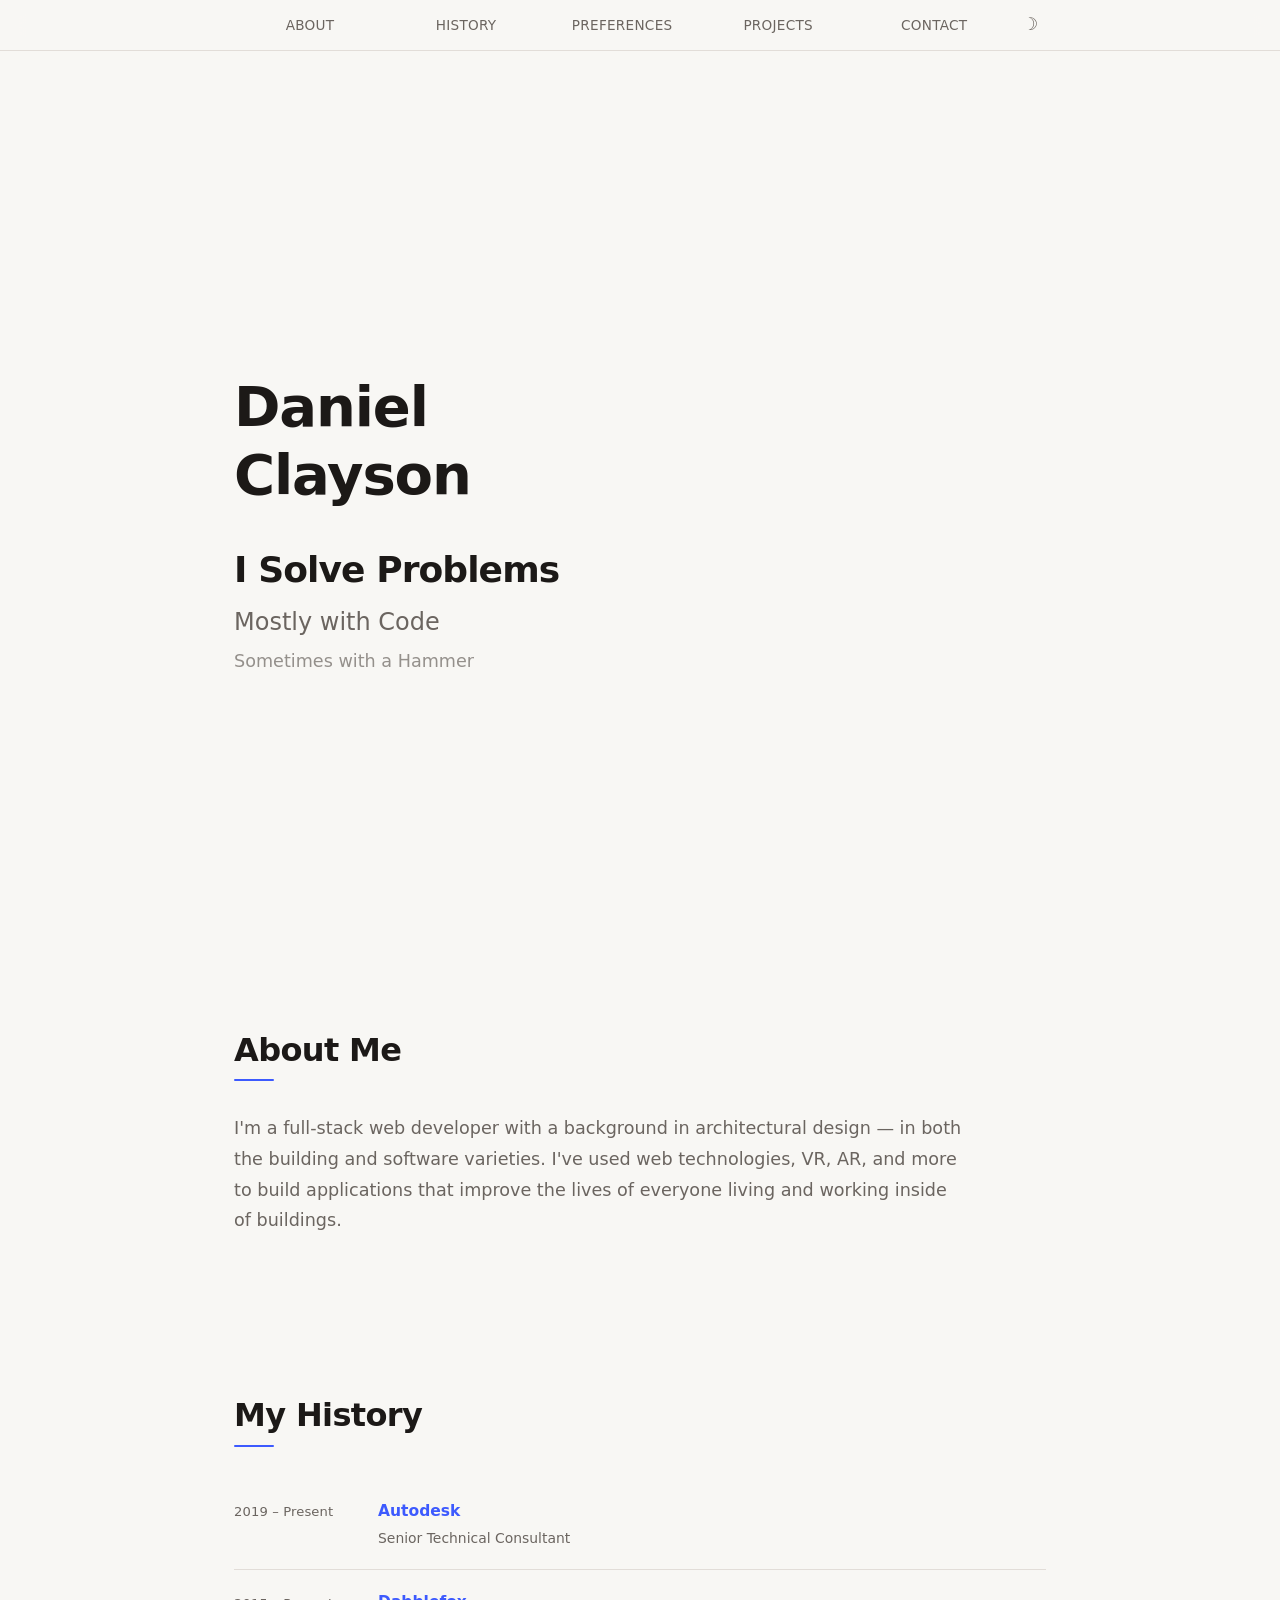
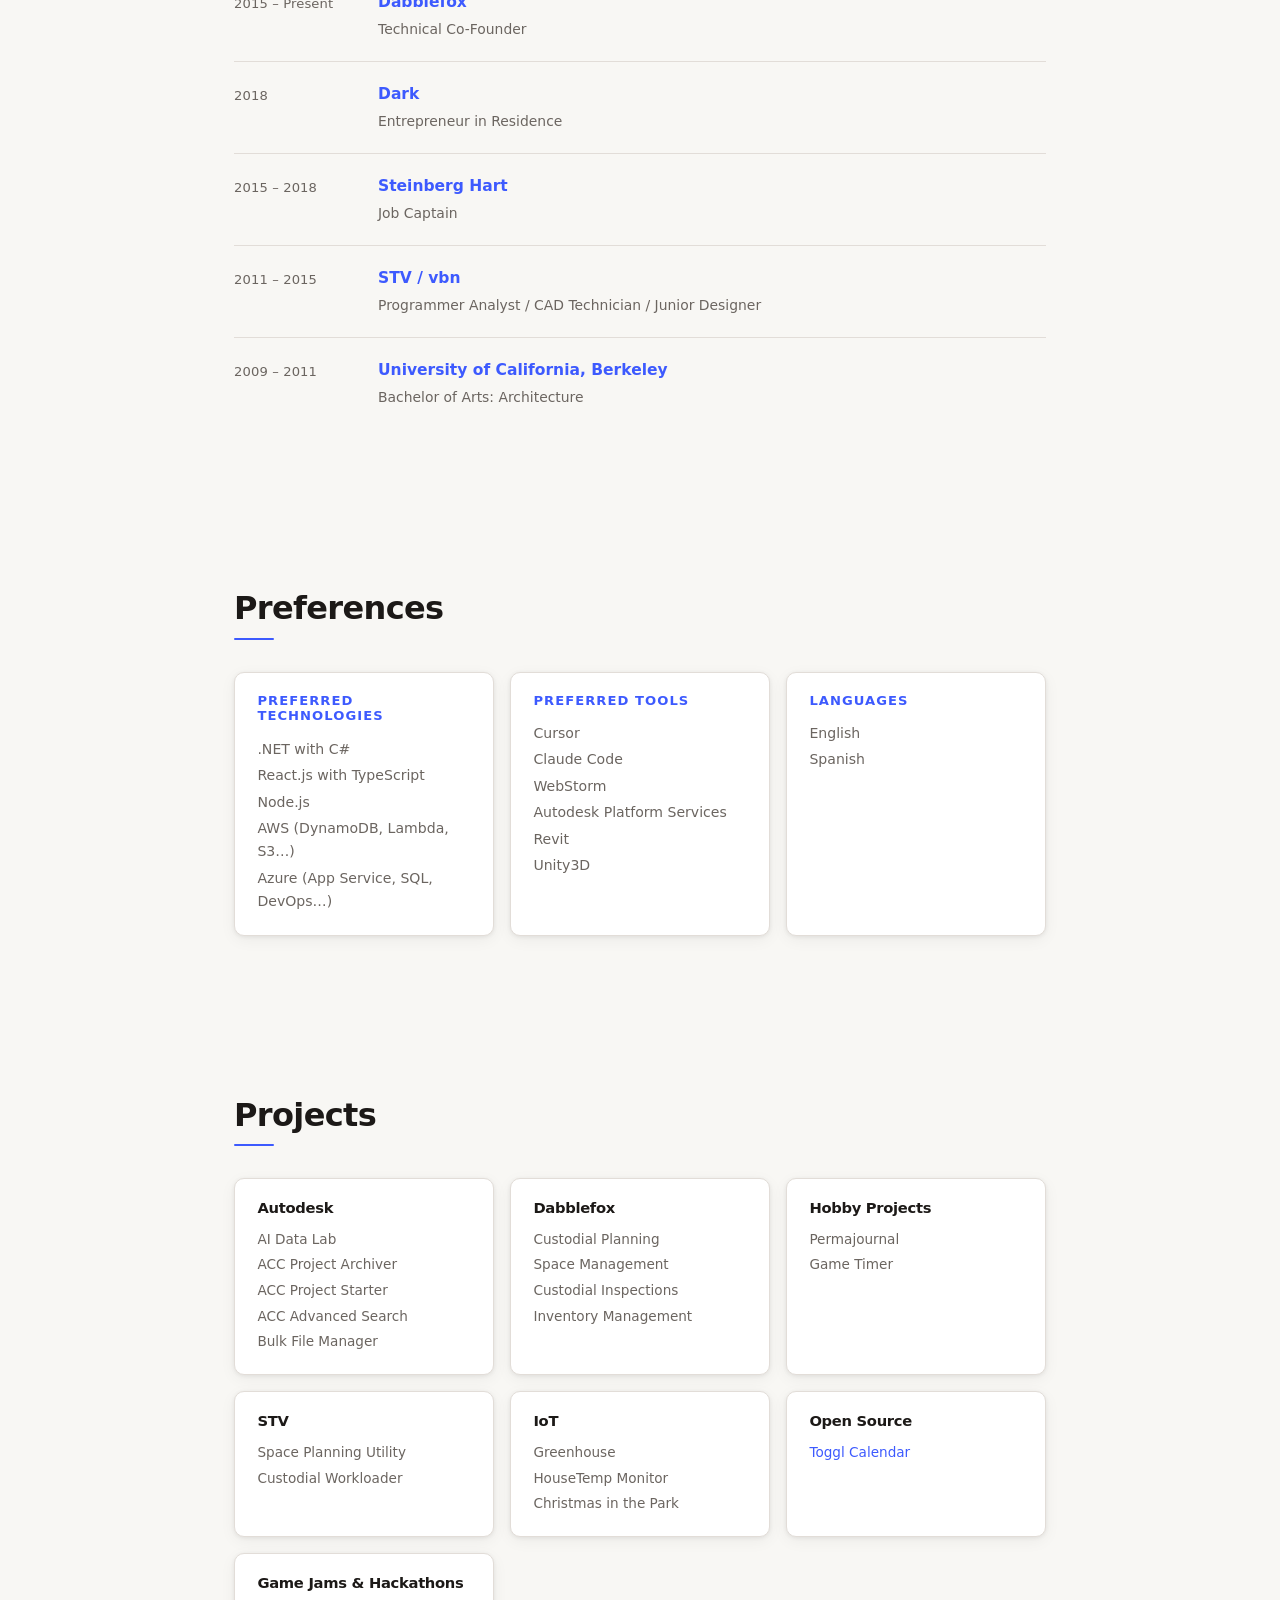
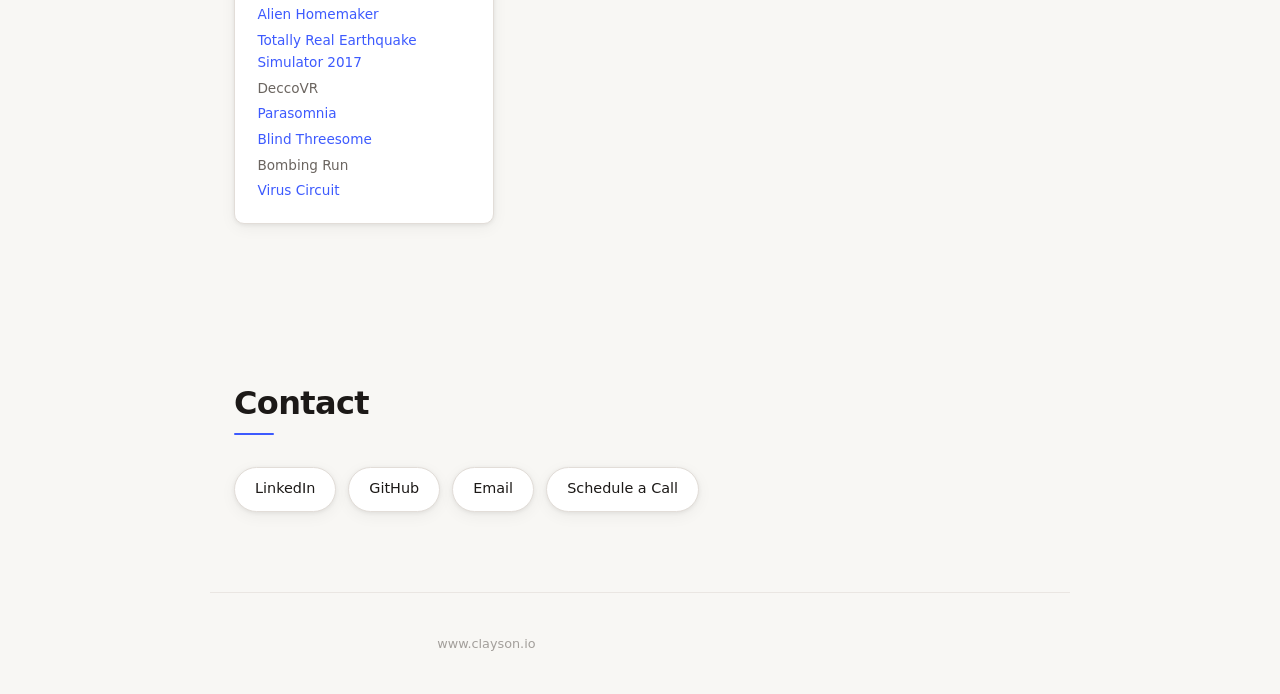
<file: index.html>
<!DOCTYPE html>
<html lang="en">
<head>


  <meta charset="UTF-8">
  <meta name="viewport" content="width=device-width, initial-scale=1, shrink-to-fit=no">
  <link rel="icon" type="image/x-icon" href="images/favicon-32.png">
  <title>Daniel Clayson</title>
  <link rel="stylesheet" href="style.css">
</head>
<body>


<input type="checkbox" id="theme-toggle" aria-label="Toggle dark/light mode">

<nav>
  <div class="nav-inner">
    <a href="#about">About</a>
    <a href="#history">History</a>
    <a href="#preferences">preferences</a>
    <a href="#projects">Projects</a>
    <a href="#contact">Contact</a>
    <label for="theme-toggle" class="theme-toggle-label" title="Toggle dark/light mode">
      <span class="icon-dark">☽</span>
      <span class="icon-light">☀</span>
    </label>
  </div>
</nav>

<header>
  <h1>Daniel<br>Clayson</h1>
  <div class="hero-tagline">
    <span class="line-1">I Solve Problems</span>
    <span class="line-2">Mostly with Code</span>
    <span class="line-3">Sometimes with a Hammer</span>
  </div>
</header>

<main>

  <section id="about">
    <h2>About Me</h2>
    <p>
      I'm a full-stack web developer with a background in architectural design — in both the building and software varieties. I've used web technologies, VR, AR, and more to build applications that improve the lives of everyone living and working inside of buildings.
    </p>
  </section>

  <section id="history">
    <h2>My History</h2>
    <div class="timeline">

      <div class="timeline-item">
        <div class="timeline-date">2019 – Present</div>
        <div class="timeline-content">
          <div class="org"><a href="https://www.autodesk.com" target="_blank" rel="noopener">Autodesk</a></div>
          <div class="role">Senior Technical Consultant</div>
        </div>
      </div>

      <div class="timeline-item">
        <div class="timeline-date">2015 – Present</div>
        <div class="timeline-content">
          <div class="org"><a href="https://www.dabblefox.com" target="_blank" rel="noopener">Dabblefox</a></div>
          <div class="role">Technical Co-Founder</div>
        </div>
      </div>

      <div class="timeline-item">
        <div class="timeline-date">2018</div>
        <div class="timeline-content">
          <div class="org"><a href="https://darklang.com" target="_blank" rel="noopener">Dark</a></div>
          <div class="role">Entrepreneur in Residence</div>
        </div>
      </div>

      <div class="timeline-item">
        <div class="timeline-date">2015 – 2018</div>
        <div class="timeline-content">
          <div class="org"><a href="https://www.steinberghart.com" target="_blank" rel="noopener">Steinberg Hart</a></div>
          <div class="role">Job Captain</div>
        </div>
      </div>

      <div class="timeline-item">
        <div class="timeline-date">2011 – 2015</div>
        <div class="timeline-content">
          <div class="org"><a href="https://www.stvinc.com" target="_blank" rel="noopener">STV / vbn</a></div>
          <div class="role">Programmer Analyst / CAD Technician / Junior Designer</div>
        </div>
      </div>

      <div class="timeline-item">
        <div class="timeline-date">2009 – 2011</div>
        <div class="timeline-content">
          <div class="org"><a href="https://ced.berkeley.edu/" target="_blank" rel="noopener">University of California, Berkeley</a></div>
          <div class="role">Bachelor of Arts: Architecture</div>
        </div>
      </div>

    </div>
  </section>

  <section id="preferences">
    <h2>Preferences</h2>
    <div class="preferences-grid">

      <div class="preference-card">
        <h3>Preferred Technologies</h3>
        <ul>
          <li>.NET with C#</li>
          <li>React.js with TypeScript</li>
          <li>Node.js</li>
          <li>AWS (DynamoDB, Lambda, S3…)</li>
          <li>Azure (App Service, SQL, DevOps…)</li>
        </ul>
      </div>

      <div class="preference-card">
        <h3>Preferred Tools</h3>
        <ul>
          <li>Cursor</li>
          <li>Claude Code</li>
          <li>WebStorm</li>
          <li>Autodesk Platform Services</li>
          <li>Revit</li>
          <li>Unity3D</li>
        </ul>
      </div>

      <div class="preference-card">
        <h3>Languages</h3>
        <ul>
          <li>English</li>
          <li>Spanish</li>
        </ul>
      </div>

    </div>
  </section>

  <section id="projects">
    <h2>Projects</h2>
    <div class="projects-grid">

      <div class="project-card">
        <h4><a href="https://www.autodesk.com" target="_blank" rel="noopener">Autodesk</a></h4>
        <ul>
          <li>AI Data Lab</li>
          <li>ACC Project Archiver</li>
          <li>ACC Project Starter</li>
          <li>ACC Advanced Search</li>
          <li>Bulk File Manager</li>
        </ul>
      </div>

      <div class="project-card">
        <h4><a href="https://www.dabblefox.com" target="_blank" rel="noopener">Dabblefox</a></h4>
        <ul>
          <li>Custodial Planning</li>
          <li>Space Management</li>
          <li>Custodial Inspections</li>
          <li>Inventory Management</li>
        </ul>
      </div>

      <div class="project-card">
        <h4><a href="https://www.github.com/ClaysonIO" target="_blank" rel="noopener">Hobby Projects</a></h4>
        <ul>
          <li>Permajournal</li>
          <li>Game Timer</li>
        </ul>
      </div>

      <div class="project-card">
        <h4>STV</h4>
        <ul>
          <li>Space Planning Utility</li>
          <li>Custodial Workloader</li>
        </ul>
      </div>

      <div class="project-card">
        <h4>IoT</h4>
        <ul>
          <li>Greenhouse</li>
          <li>HouseTemp Monitor</li>
          <li>Christmas in the Park</li>
        </ul>
      </div>

      <div class="project-card">
        <h4>Open Source</h4>
        <ul>
          <li><a href="https://toggl.clayson.io" target="_blank" rel="noopener">Toggl Calendar</a></li>
        </ul>
      </div>

      <div class="project-card">
        <h4>Game Jams &amp; Hackathons</h4>
        <ul>
          <li><a href="https://globalgamejam.org/2019/games/alien-homemaker" target="_blank" rel="noopener">Alien Homemaker</a></li>
          <li><a href="https://globalgamejam.org/2017/games/totally-real-earthquake-simulator-2017" target="_blank" rel="noopener">Totally Real Earthquake Simulator 2017</a></li>
          <li>DeccoVR</li>
          <li><a href="https://globalgamejam.org/2016/games/parasomnia" target="_blank" rel="noopener">Parasomnia</a></li>
          <li><a href="https://globalgamejam.org/2014/games/blind-threesome" target="_blank" rel="noopener">Blind Threesome</a></li>
          <li>Bombing Run</li>
          <li><a href="http://2013.globalgamejam.org/2013/virus-circuit" target="_blank" rel="noopener">Virus Circuit</a></li>
        </ul>
      </div>

    </div>
  </section>

  <section id="contact">
    <h2>Contact</h2>
    <div class="contact-links">
      <a class="contact-link" href="https://www.linkedin.com/in/dclayson/" target="_blank" rel="noopener">LinkedIn</a>
      <a class="contact-link" href="https://github.com/ClaysonIO" target="_blank" rel="noopener">GitHub</a>
      <a class="contact-link" href="mailto:daniel@clayson.io">Email</a>
      <a class="contact-link" href="https://calendly.com/claysonio/30min" target="_blank" rel="noopener">Schedule a Call</a>
    </div>
  </section>

</main>

<footer>
  <p>www.clayson.io</p>
</footer>

<script async src="https://analytics.clayson.io/tracker.js" data-ackee-server="https://analytics.clayson.io" data-ackee-domain-id="8b046da0-091e-4138-bcbc-36abd3d1a3f5"></script>
</body>
</html>
</file>
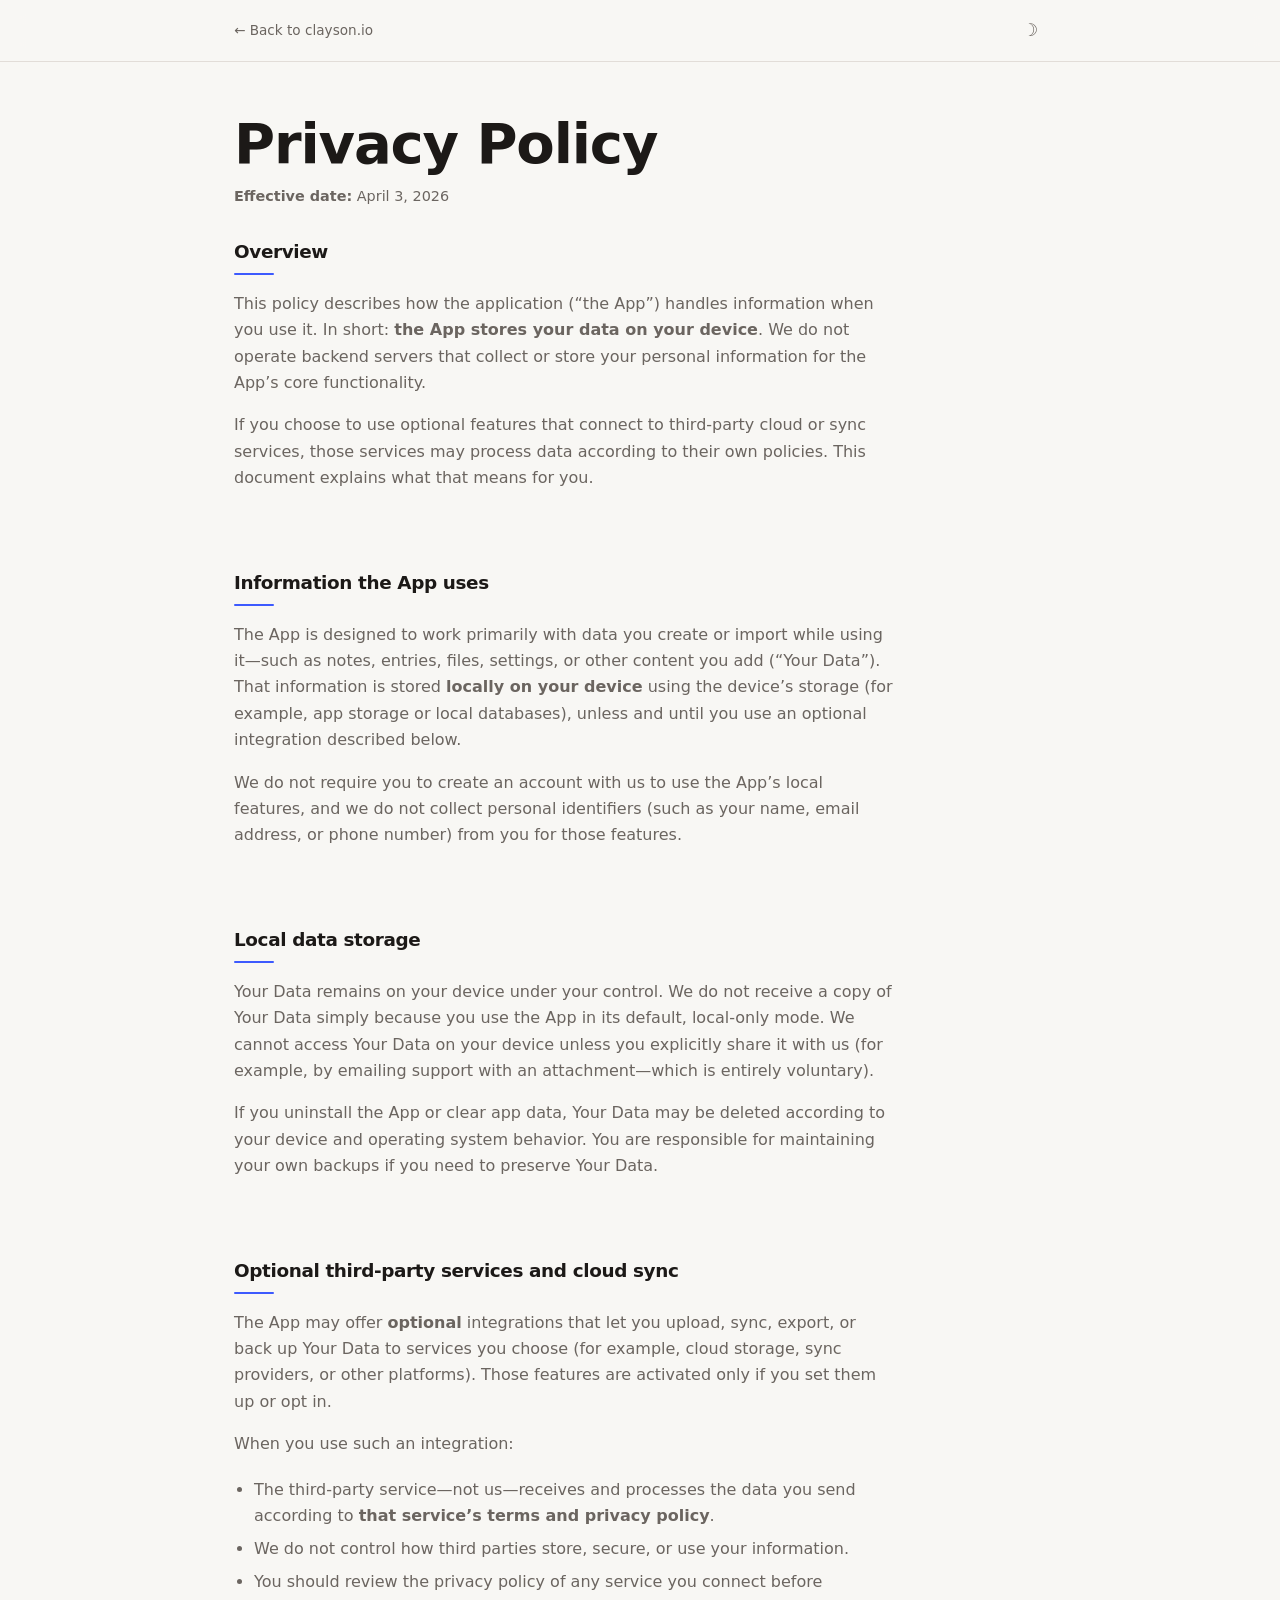
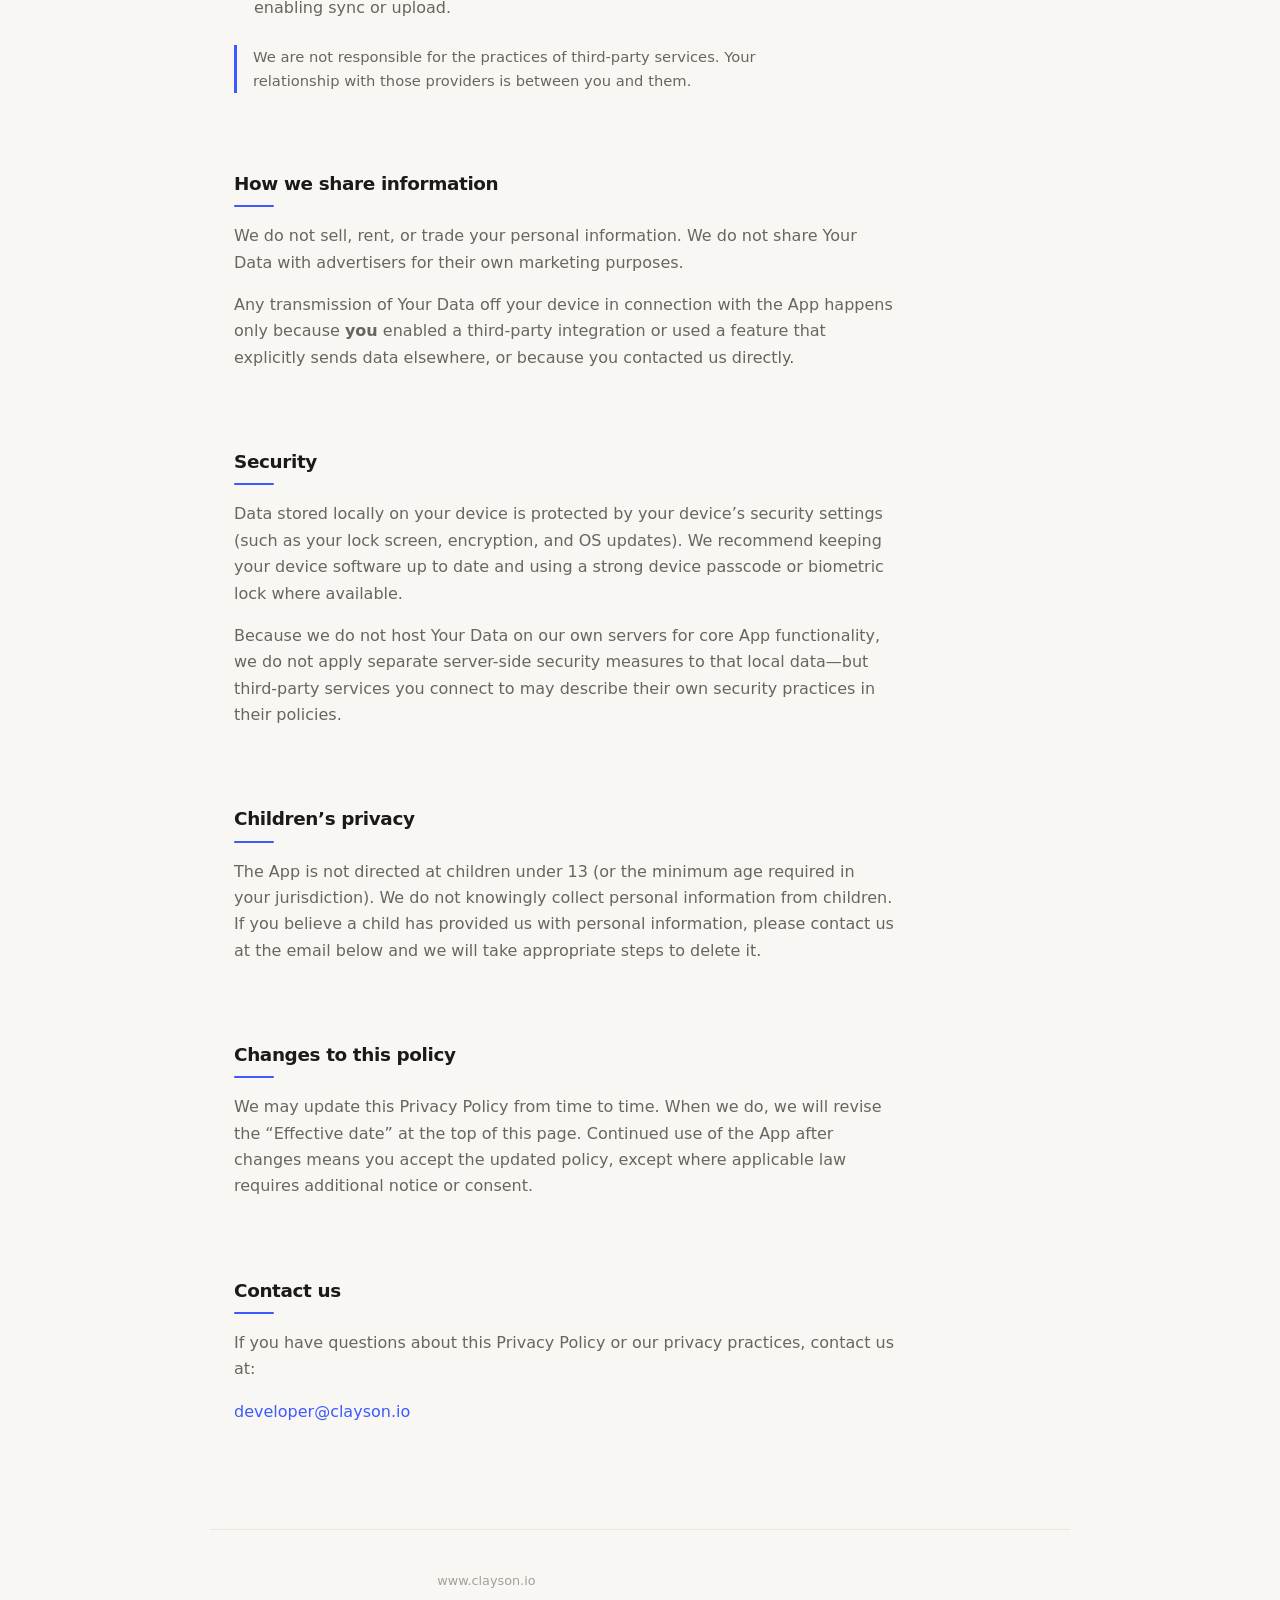
<file: privacy/local/index.html>
<!DOCTYPE html>
<html lang="en">
<head>
  <meta charset="UTF-8">
  <meta name="viewport" content="width=device-width, initial-scale=1, shrink-to-fit=no">
  <meta name="description" content="Privacy policy for apps that store data locally on your device, with optional third-party cloud sync.">
  <link rel="icon" type="image/x-icon" href="../../images/favicon-32.png">
  <title>Privacy Policy — Local storage</title>
  <link rel="stylesheet" href="../../style.css">
  <style>
    .legal-top {
      position: sticky;
      top: 0;
      z-index: 100;
      background-color: var(--nav-bg);
      backdrop-filter: blur(12px);
      -webkit-backdrop-filter: blur(12px);
      border-bottom: 1px solid var(--border);
    }
    .legal-top-inner {
      max-width: 860px;
      margin: 0 auto;
      padding: 0.75rem 1.5rem;
      display: flex;
      align-items: center;
      justify-content: space-between;
      gap: 1rem;
    }
    .legal-top a {
      font-size: 0.85rem;
      font-weight: 500;
      color: var(--text-muted);
    }
    .legal-top a:hover {
      color: var(--accent);
      text-decoration: none;
    }
    .legal-header {
      padding: 3rem 1.5rem 2rem;
      max-width: 860px;
      margin: 0 auto;
      min-height: auto;
    }
    .legal-header h1 {
      margin-bottom: 0.5rem;
    }
    .legal-effective {
      font-size: 0.9rem;
      color: var(--text-muted);
    }
    .legal-main {
      padding-bottom: 4rem;
    }
    .legal-main section {
      padding-top: 2.5rem;
      padding-bottom: 2.5rem;
    }
    .legal-main section:first-of-type {
      padding-top: 0;
    }
    .legal-main h2 {
      font-size: 1.15rem;
      margin-bottom: 1rem;
    }
    .legal-main p {
      margin-bottom: 1rem;
      max-width: 65ch;
    }
    .legal-main p:last-child {
      margin-bottom: 0;
    }
    .legal-main ul {
      list-style: disc;
      padding-left: 1.25rem;
      margin: 0 0 1rem;
      max-width: 65ch;
    }
    .legal-main ul li {
      color: var(--text-muted);
      padding: 0.2rem 0;
      font-size: 1rem;
    }
    .legal-main ul li::before {
      display: none;
    }
    .legal-note {
      font-size: 0.92rem;
      border-left: 3px solid var(--accent);
      padding-left: 1rem;
      margin-top: 1.25rem;
      color: var(--text-muted);
    }
  </style>
</head>
<body>

<input type="checkbox" id="theme-toggle" aria-label="Toggle dark/light mode">

<div class="legal-top">
  <div class="legal-top-inner">
    <a href="/">← Back to clayson.io</a>
    <label for="theme-toggle" class="theme-toggle-label" title="Toggle dark/light mode">
      <span class="icon-dark">☽</span>
      <span class="icon-light">☀</span>
    </label>
  </div>
</div>

<header class="legal-header">
  <h1>Privacy Policy</h1>
  <p class="legal-effective"><strong>Effective date:</strong> April 3, 2026</p>
</header>

<main class="legal-main">

  <section id="overview">
    <h2>Overview</h2>
    <p>
      This policy describes how the application (“the App”) handles information when you use it. In short: <strong>the App stores your data on your device</strong>. We do not operate backend servers that collect or store your personal information for the App’s core functionality.
    </p>
    <p>
      If you choose to use optional features that connect to third-party cloud or sync services, those services may process data according to their own policies. This document explains what that means for you.
    </p>
  </section>

  <section id="information-we-collect">
    <h2>Information the App uses</h2>
    <p>
      The App is designed to work primarily with data you create or import while using it—such as notes, entries, files, settings, or other content you add (“Your Data”). That information is stored <strong>locally on your device</strong> using the device’s storage (for example, app storage or local databases), unless and until you use an optional integration described below.
    </p>
    <p>
      We do not require you to create an account with us to use the App’s local features, and we do not collect personal identifiers (such as your name, email address, or phone number) from you for those features.
    </p>
  </section>

  <section id="local-storage">
    <h2>Local data storage</h2>
    <p>
      Your Data remains on your device under your control. We do not receive a copy of Your Data simply because you use the App in its default, local-only mode. We cannot access Your Data on your device unless you explicitly share it with us (for example, by emailing support with an attachment—which is entirely voluntary).
    </p>
    <p>
      If you uninstall the App or clear app data, Your Data may be deleted according to your device and operating system behavior. You are responsible for maintaining your own backups if you need to preserve Your Data.
    </p>
  </section>

  <section id="third-party-cloud">
    <h2>Optional third-party services and cloud sync</h2>
    <p>
      The App may offer <strong>optional</strong> integrations that let you upload, sync, export, or back up Your Data to services you choose (for example, cloud storage, sync providers, or other platforms). Those features are activated only if you set them up or opt in.
    </p>
    <p>
      When you use such an integration:
    </p>
    <ul>
      <li>The third-party service—not us—receives and processes the data you send according to <strong>that service’s terms and privacy policy</strong>.</li>
      <li>We do not control how third parties store, secure, or use your information.</li>
      <li>You should review the privacy policy of any service you connect before enabling sync or upload.</li>
    </ul>
    <p class="legal-note">
      We are not responsible for the practices of third-party services. Your relationship with those providers is between you and them.
    </p>
  </section>

  <section id="sharing">
    <h2>How we share information</h2>
    <p>
      We do not sell, rent, or trade your personal information. We do not share Your Data with advertisers for their own marketing purposes.
    </p>
    <p>
      Any transmission of Your Data off your device in connection with the App happens only because <strong>you</strong> enabled a third-party integration or used a feature that explicitly sends data elsewhere, or because you contacted us directly.
    </p>
  </section>

  <section id="security">
    <h2>Security</h2>
    <p>
      Data stored locally on your device is protected by your device’s security settings (such as your lock screen, encryption, and OS updates). We recommend keeping your device software up to date and using a strong device passcode or biometric lock where available.
    </p>
    <p>
      Because we do not host Your Data on our own servers for core App functionality, we do not apply separate server-side security measures to that local data—but third-party services you connect to may describe their own security practices in their policies.
    </p>
  </section>

  <section id="children">
    <h2>Children’s privacy</h2>
    <p>
      The App is not directed at children under 13 (or the minimum age required in your jurisdiction). We do not knowingly collect personal information from children. If you believe a child has provided us with personal information, please contact us at the email below and we will take appropriate steps to delete it.
    </p>
  </section>

  <section id="changes">
    <h2>Changes to this policy</h2>
    <p>
      We may update this Privacy Policy from time to time. When we do, we will revise the “Effective date” at the top of this page. Continued use of the App after changes means you accept the updated policy, except where applicable law requires additional notice or consent.
    </p>
  </section>

  <section id="contact">
    <h2>Contact us</h2>
    <p>
      If you have questions about this Privacy Policy or our privacy practices, contact us at:
    </p>
    <p>
      <a href="mailto:developer@clayson.io">developer@clayson.io</a>
    </p>
  </section>

</main>

<footer>
  <p>www.clayson.io</p>
</footer>

</body>
</html>
</file>
<file: style.css>
/* ============================================================
   CSS Custom Properties — Light theme defaults
   ============================================================ */
:root {
  --bg: #f8f7f4;
  --bg-alt: #f0ede8;
  --surface: #ffffff;
  --border: #e2ddd8;
  --text: #1c1917;
  --text-muted: #6b6560;
  --accent: #3d5afe;
  --accent-hover: #1a37d4;
  --nav-bg: rgba(248, 247, 244, 0.85);
  --shadow: 0 1px 4px rgba(0, 0, 0, 0.07), 0 4px 16px rgba(0, 0, 0, 0.05);
  --radius: 10px;
  --transition: color 0.2s ease, background-color 0.2s ease, border-color 0.2s ease, box-shadow 0.2s ease;
}

/* Dark theme via system preference */
@media (prefers-color-scheme: dark) {
  :root {
    --bg: #141210;
    --bg-alt: #1c1917;
    --surface: #232019;
    --border: #302d28;
    --text: #ede9e4;
    --text-muted: #9b9490;
    --accent: #7b93ff;
    --accent-hover: #a0b2ff;
    --nav-bg: rgba(20, 18, 16, 0.85);
    --shadow: 0 1px 4px rgba(0, 0, 0, 0.3), 0 4px 16px rgba(0, 0, 0, 0.25);
  }
}

/* Manual dark override — checkbox toggles dark-on-light */
body:has(#theme-toggle:checked) {
  --bg: #141210;
  --bg-alt: #1c1917;
  --surface: #232019;
  --border: #302d28;
  --text: #ede9e4;
  --text-muted: #9b9490;
  --accent: #7b93ff;
  --accent-hover: #a0b2ff;
  --nav-bg: rgba(20, 18, 16, 0.85);
  --shadow: 0 1px 4px rgba(0, 0, 0, 0.3), 0 4px 16px rgba(0, 0, 0, 0.25);
}

/* Manual light override — checkbox toggles light-on-dark */
@media (prefers-color-scheme: dark) {
  body:has(#theme-toggle:checked) {
    --bg: #f8f7f4;
    --bg-alt: #f0ede8;
    --surface: #ffffff;
    --border: #e2ddd8;
    --text: #1c1917;
    --text-muted: #6b6560;
    --accent: #3d5afe;
    --accent-hover: #1a37d4;
    --nav-bg: rgba(248, 247, 244, 0.85);
    --shadow: 0 1px 4px rgba(0, 0, 0, 0.07), 0 4px 16px rgba(0, 0, 0, 0.05);
  }
}

/* ============================================================
   Reset & Base
   ============================================================ */
*, *::before, *::after {
  box-sizing: border-box;
  margin: 0;
  padding: 0;
}

html {
  scroll-behavior: smooth;
}

body {
  font-family: system-ui, -apple-system, 'Segoe UI', Roboto, sans-serif;
  font-size: 1rem;
  line-height: 1.65;
  color: var(--text);
  background-color: var(--bg);
  transition: var(--transition);
}

/* ============================================================
   Hidden theme toggle input
   ============================================================ */
#theme-toggle {
  position: absolute;
  opacity: 0;
  width: 0;
  height: 0;
  pointer-events: none;
}

/* ============================================================
   Typography
   ============================================================ */
h1, h2, h3, h4 {
  line-height: 1.2;
  font-weight: 600;
  letter-spacing: -0.02em;
  color: var(--text);
}

h1 { font-size: clamp(2rem, 5vw, 3.5rem); }
h2 { font-size: clamp(1.4rem, 3vw, 2rem); margin-bottom: 1.5rem; }
h3 { font-size: 1.1rem; font-weight: 600; margin-bottom: 0.5rem; }
h4 { font-size: 1rem; font-weight: 600; margin-bottom: 0.4rem; }

p {
  color: var(--text-muted);
  max-width: 62ch;
}

a {
  color: var(--accent);
  text-decoration: none;
  text-underline-offset: 3px;
  transition: color 0.15s ease;
}

a:hover {
  color: var(--accent-hover);
  text-decoration: underline;
}

ul {
  list-style: none;
  padding: 0;
}

ul li {
  color: var(--text-muted);
  padding: 0.15rem 0;
  font-size: 0.93rem;
}

ul li::before {
  content: '—';
  color: var(--accent);
  margin-right: 0.5rem;
  opacity: 0.6;
}

/* ============================================================
   Layout wrapper
   ============================================================ */
.site-wrapper {
  max-width: 860px;
  margin: 0 auto;
  padding: 0 1.5rem;
}

/* ============================================================
   Header / Hero
   ============================================================ */
header {
  min-height: 100svh;
  display: flex;
  flex-direction: column;
  justify-content: center;
  padding: 6rem 1.5rem 3rem;
  max-width: 860px;
  margin: 0 auto;
}

.hero-tagline {
  margin-top: 2rem;
  display: flex;
  flex-direction: column;
  gap: 0.25rem;
}

.hero-tagline .line-1 {
  font-size: clamp(1.5rem, 4vw, 2.25rem);
  font-weight: 700;
  color: var(--text);
  letter-spacing: -0.025em;
}

.hero-tagline .line-2 {
  font-size: clamp(1.1rem, 2.5vw, 1.5rem);
  font-weight: 400;
  color: var(--text-muted);
}

.hero-tagline .line-3 {
  font-size: clamp(0.9rem, 2vw, 1.1rem);
  font-weight: 400;
  color: var(--text-muted);
  opacity: 0.7;
}

/* ============================================================
   Navigation
   ============================================================ */
nav {
  position: sticky;
  top: 0;
  z-index: 100;
  background-color: var(--nav-bg);
  backdrop-filter: blur(12px);
  -webkit-backdrop-filter: blur(12px);
  border-bottom: 1px solid var(--border);
  transition: var(--transition);
}

.nav-inner {
  max-width: 860px;
  margin: 0 auto;
  padding: 0 1.5rem;
  display: flex;
  align-items: center;
  gap: 0.25rem;
}

.nav-inner a {
  flex: 1;
  text-align: center;
  font-size: 0.85rem;
  font-weight: 500;
  color: var(--text-muted);
  padding: 0.85rem 0.5rem;
  letter-spacing: 0.02em;
  text-transform: uppercase;
  transition: color 0.15s ease;
}

.nav-inner a:hover {
  color: var(--accent);
  text-decoration: none;
}

.theme-toggle-label {
  cursor: pointer;
  font-size: 1.1rem;
  padding: 0.6rem 0.5rem;
  border-radius: 6px;
  color: var(--text-muted);
  transition: color 0.15s ease, background-color 0.15s ease;
  user-select: none;
  line-height: 1;
}

.theme-toggle-label:hover {
  color: var(--accent);
  background-color: var(--bg-alt);
}

/* Show moon in light mode, sun in dark mode */
.theme-toggle-label .icon-dark { display: inline; }
.theme-toggle-label .icon-light { display: none; }

@media (prefers-color-scheme: dark) {
  .theme-toggle-label .icon-dark { display: none; }
  .theme-toggle-label .icon-light { display: inline; }
}

body:has(#theme-toggle:checked) .theme-toggle-label .icon-dark { display: none; }
body:has(#theme-toggle:checked) .theme-toggle-label .icon-light { display: inline; }

@media (prefers-color-scheme: dark) {
  body:has(#theme-toggle:checked) .theme-toggle-label .icon-dark { display: inline; }
  body:has(#theme-toggle:checked) .theme-toggle-label .icon-light { display: none; }
}

/* ============================================================
   Sections
   ============================================================ */
section {
  padding: 5rem 1.5rem;
  max-width: 860px;
  margin: 0 auto;
}

section:nth-of-type(even) {
  background-color: transparent;
}

section h2 {
  position: relative;
  padding-bottom: 0.75rem;
  margin-bottom: 2rem;
}

section h2::after {
  content: '';
  position: absolute;
  bottom: 0;
  left: 0;
  width: 2.5rem;
  height: 2px;
  background-color: var(--accent);
  border-radius: 2px;
}

/* ============================================================
   Section: About
   ============================================================ */
#about p {
  font-size: 1.1rem;
  line-height: 1.75;
  color: var(--text-muted);
  max-width: 65ch;
}

/* ============================================================
   Section: History / Timeline
   ============================================================ */
.timeline {
  display: flex;
  flex-direction: column;
  gap: 0;
}

.timeline-item {
  display: grid;
  grid-template-columns: 120px 1fr;
  gap: 0 1.5rem;
  padding: 1.25rem 0;
  border-bottom: 1px solid var(--border);
}

.timeline-item:last-child {
  border-bottom: none;
}

.timeline-date {
  font-size: 0.82rem;
  color: var(--text-muted);
  font-weight: 500;
  padding-top: 0.15rem;
  letter-spacing: 0.01em;
}

.timeline-content .org {
  font-weight: 600;
  font-size: 0.97rem;
  color: var(--text);
}

.timeline-content .role {
  font-size: 0.87rem;
  color: var(--text-muted);
  margin-top: 0.15rem;
}

/* ============================================================
   Section: preferences — Cards grid
   ============================================================ */
.preferences-grid {
  display: grid;
  grid-template-columns: repeat(auto-fill, minmax(220px, 1fr));
  gap: 1rem;
}

.preference-card {
  background-color: var(--surface);
  border: 1px solid var(--border);
  border-radius: var(--radius);
  padding: 1.25rem 1.4rem;
  box-shadow: var(--shadow);
  transition: var(--transition);
}

.preference-card h3 {
  font-size: 0.82rem;
  font-weight: 700;
  letter-spacing: 0.08em;
  text-transform: uppercase;
  color: var(--accent);
  margin-bottom: 0.75rem;
}

.preference-card ul li::before {
  display: none;
}

.preference-card ul li {
  font-size: 0.88rem;
  padding: 0.1rem 0;
}

/* ============================================================
   Section: Projects — Cards grid
   ============================================================ */
.projects-grid {
  display: grid;
  grid-template-columns: repeat(auto-fill, minmax(220px, 1fr));
  gap: 1rem;
}

.project-card {
  background-color: var(--surface);
  border: 1px solid var(--border);
  border-radius: var(--radius);
  padding: 1.25rem 1.4rem;
  box-shadow: var(--shadow);
  transition: var(--transition);
}

.project-card h4 {
  font-size: 0.92rem;
  font-weight: 700;
  color: var(--text);
  margin-bottom: 0.6rem;
}

.project-card h4 a {
  color: var(--text);
}

.project-card h4 a:hover {
  color: var(--accent);
  text-decoration: none;
}

.project-card ul li::before {
  display: none;
}

.project-card ul li {
  font-size: 0.85rem;
  padding: 0.1rem 0;
}

/* ============================================================
   Section: Contact — Pill buttons
   ============================================================ */
.contact-links {
  display: flex;
  flex-wrap: wrap;
  gap: 0.75rem;
  margin-top: 0.5rem;
}

.contact-link {
  display: inline-flex;
  align-items: center;
  gap: 0.4rem;
  padding: 0.6rem 1.25rem;
  border: 1px solid var(--border);
  border-radius: 100px;
  font-size: 0.9rem;
  font-weight: 500;
  color: var(--text);
  background-color: var(--surface);
  box-shadow: var(--shadow);
  transition: color 0.15s ease, border-color 0.15s ease, background-color 0.15s ease, box-shadow 0.15s ease;
}

.contact-link:hover {
  color: var(--accent);
  border-color: var(--accent);
  text-decoration: none;
  box-shadow: 0 2px 8px rgba(61, 90, 254, 0.12);
}

/* ============================================================
   Footer
   ============================================================ */
footer {
  padding: 2.5rem 1.5rem;
  max-width: 860px;
  margin: 0 auto;
  border-top: 1px solid var(--border);
  text-align: center;
  font-size: 0.8rem;
  color: var(--text-muted);
  opacity: 0.6;
}

/* ============================================================
   Responsive adjustments
   ============================================================ */
@media (max-width: 540px) {
  header {
    padding-top: 4rem;
    min-height: 90svh;
  }

  section {
    padding: 3.5rem 1rem;
  }

  .timeline-item {
    grid-template-columns: 1fr;
    gap: 0.2rem;
  }

  .preferences-grid,
  .projects-grid {
    grid-template-columns: 1fr;
  }

  .nav-inner a {
    font-size: 0.75rem;
    padding: 0.75rem 0.25rem;
  }
}
</file>
